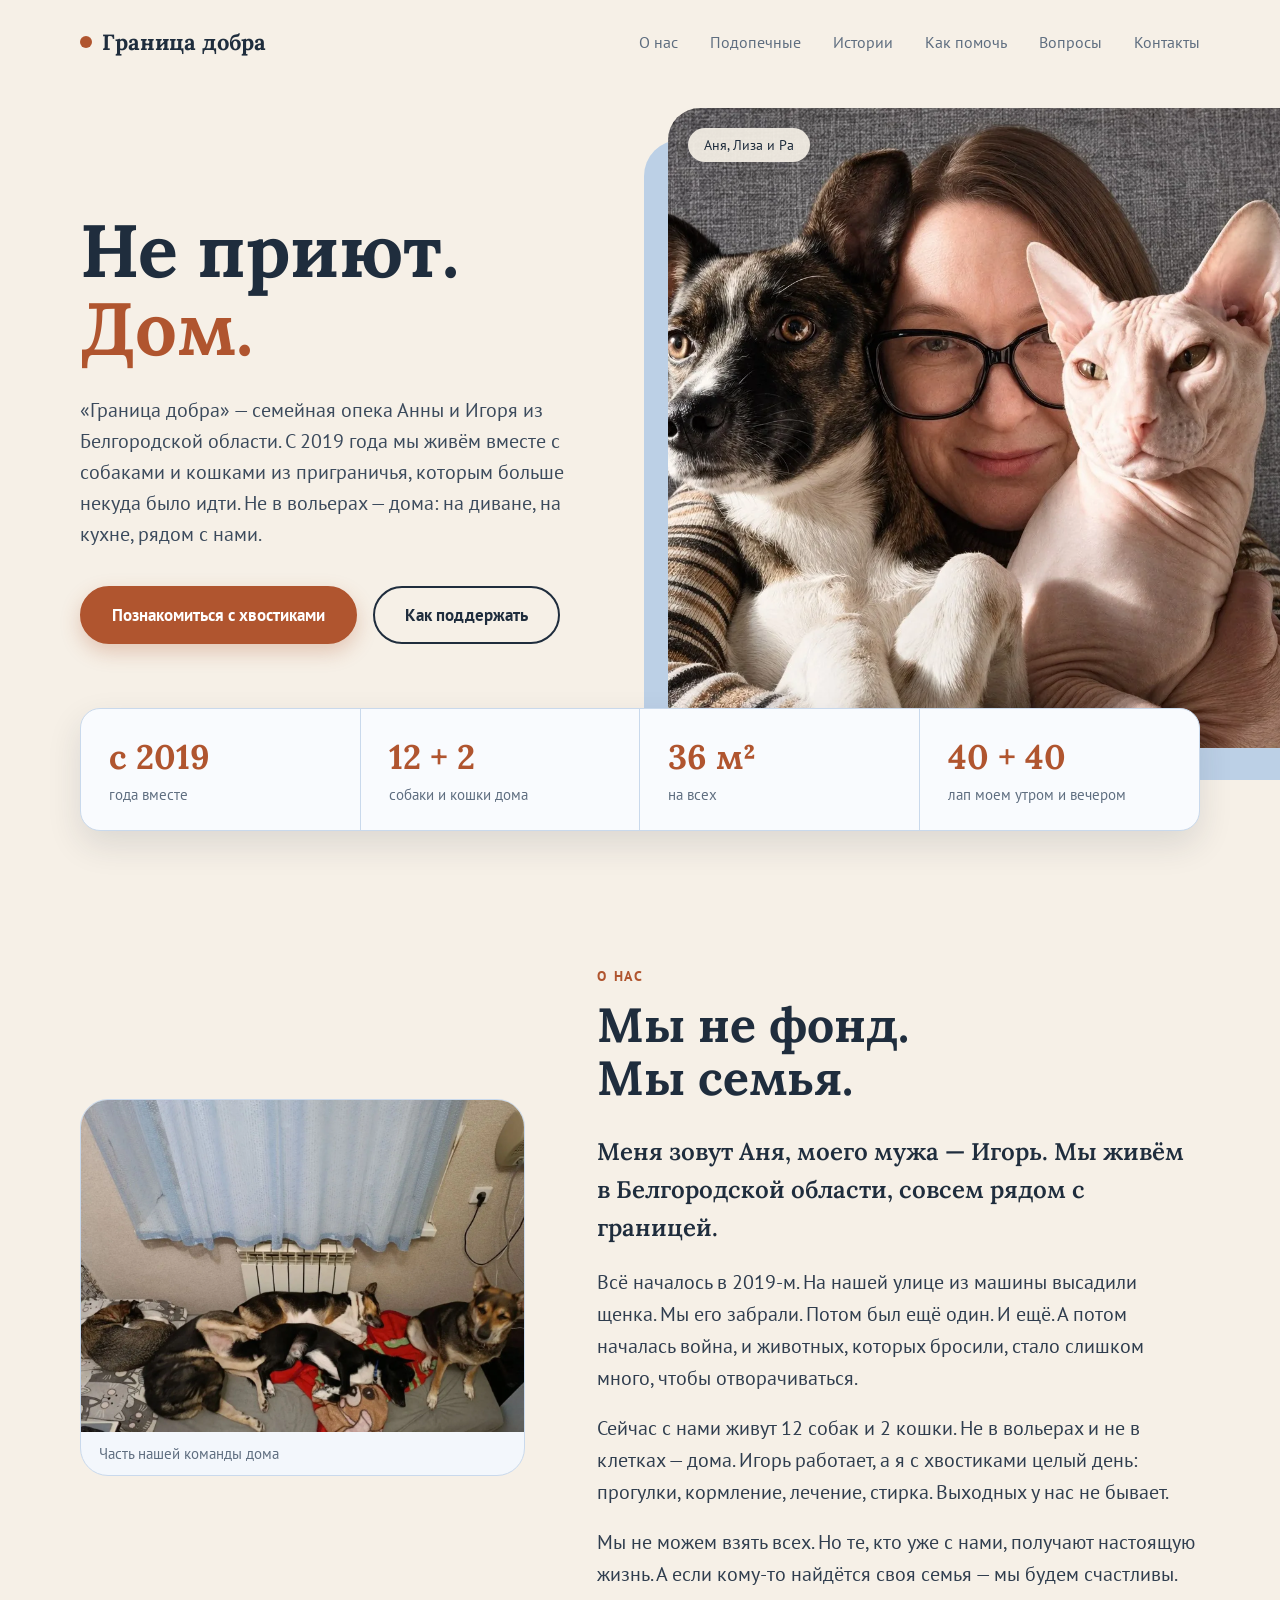
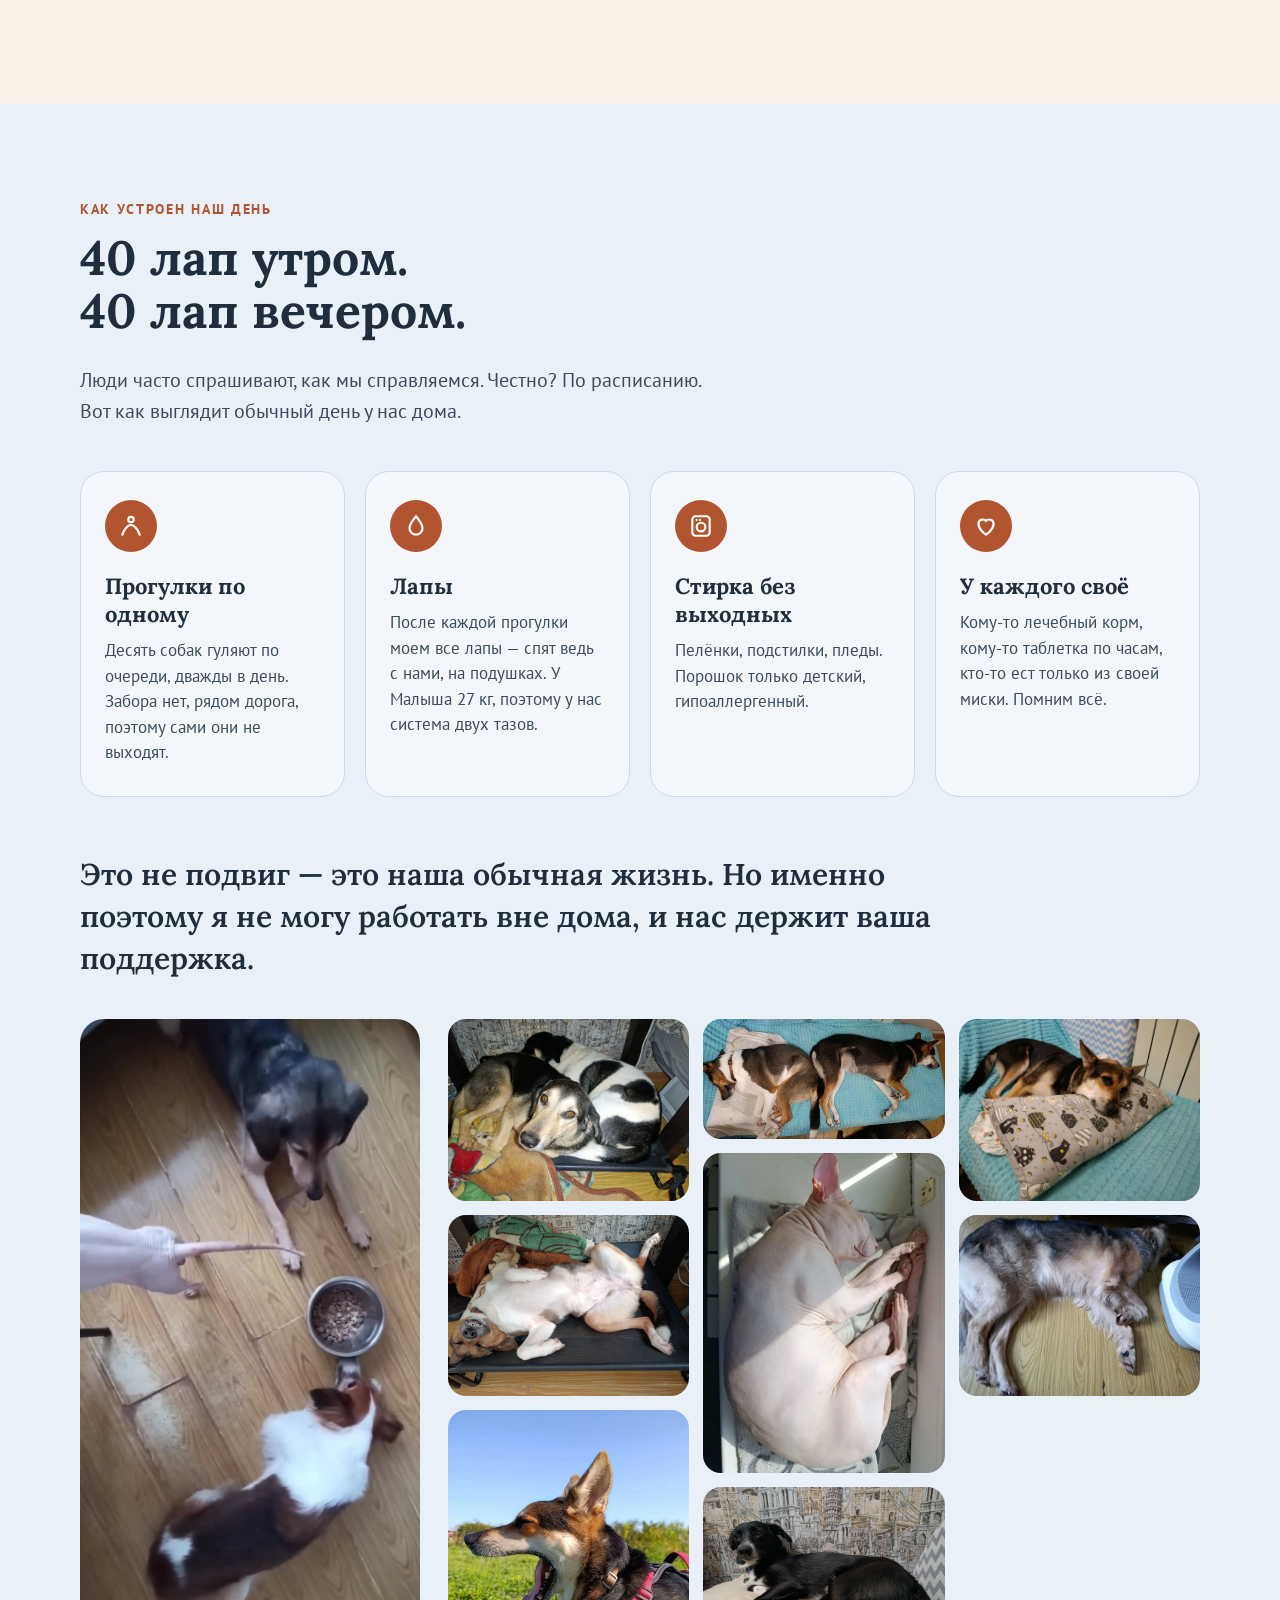
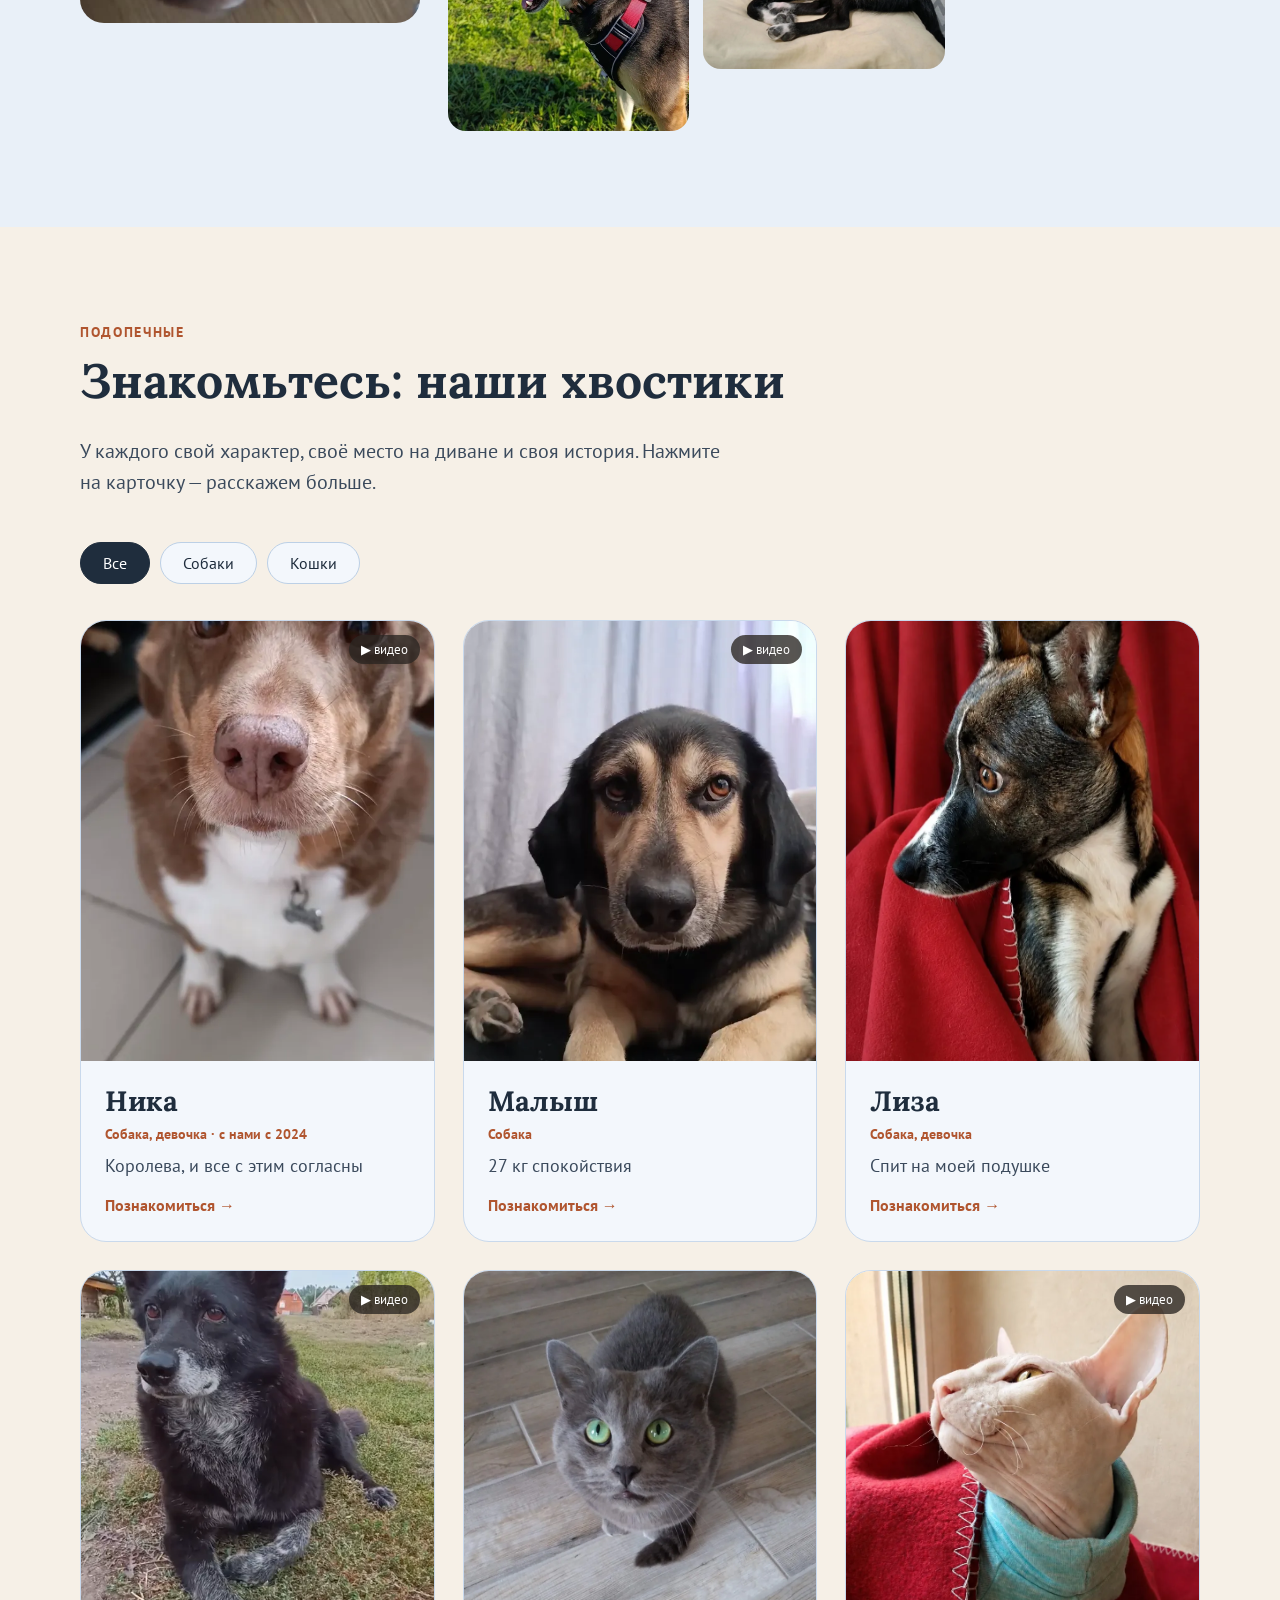
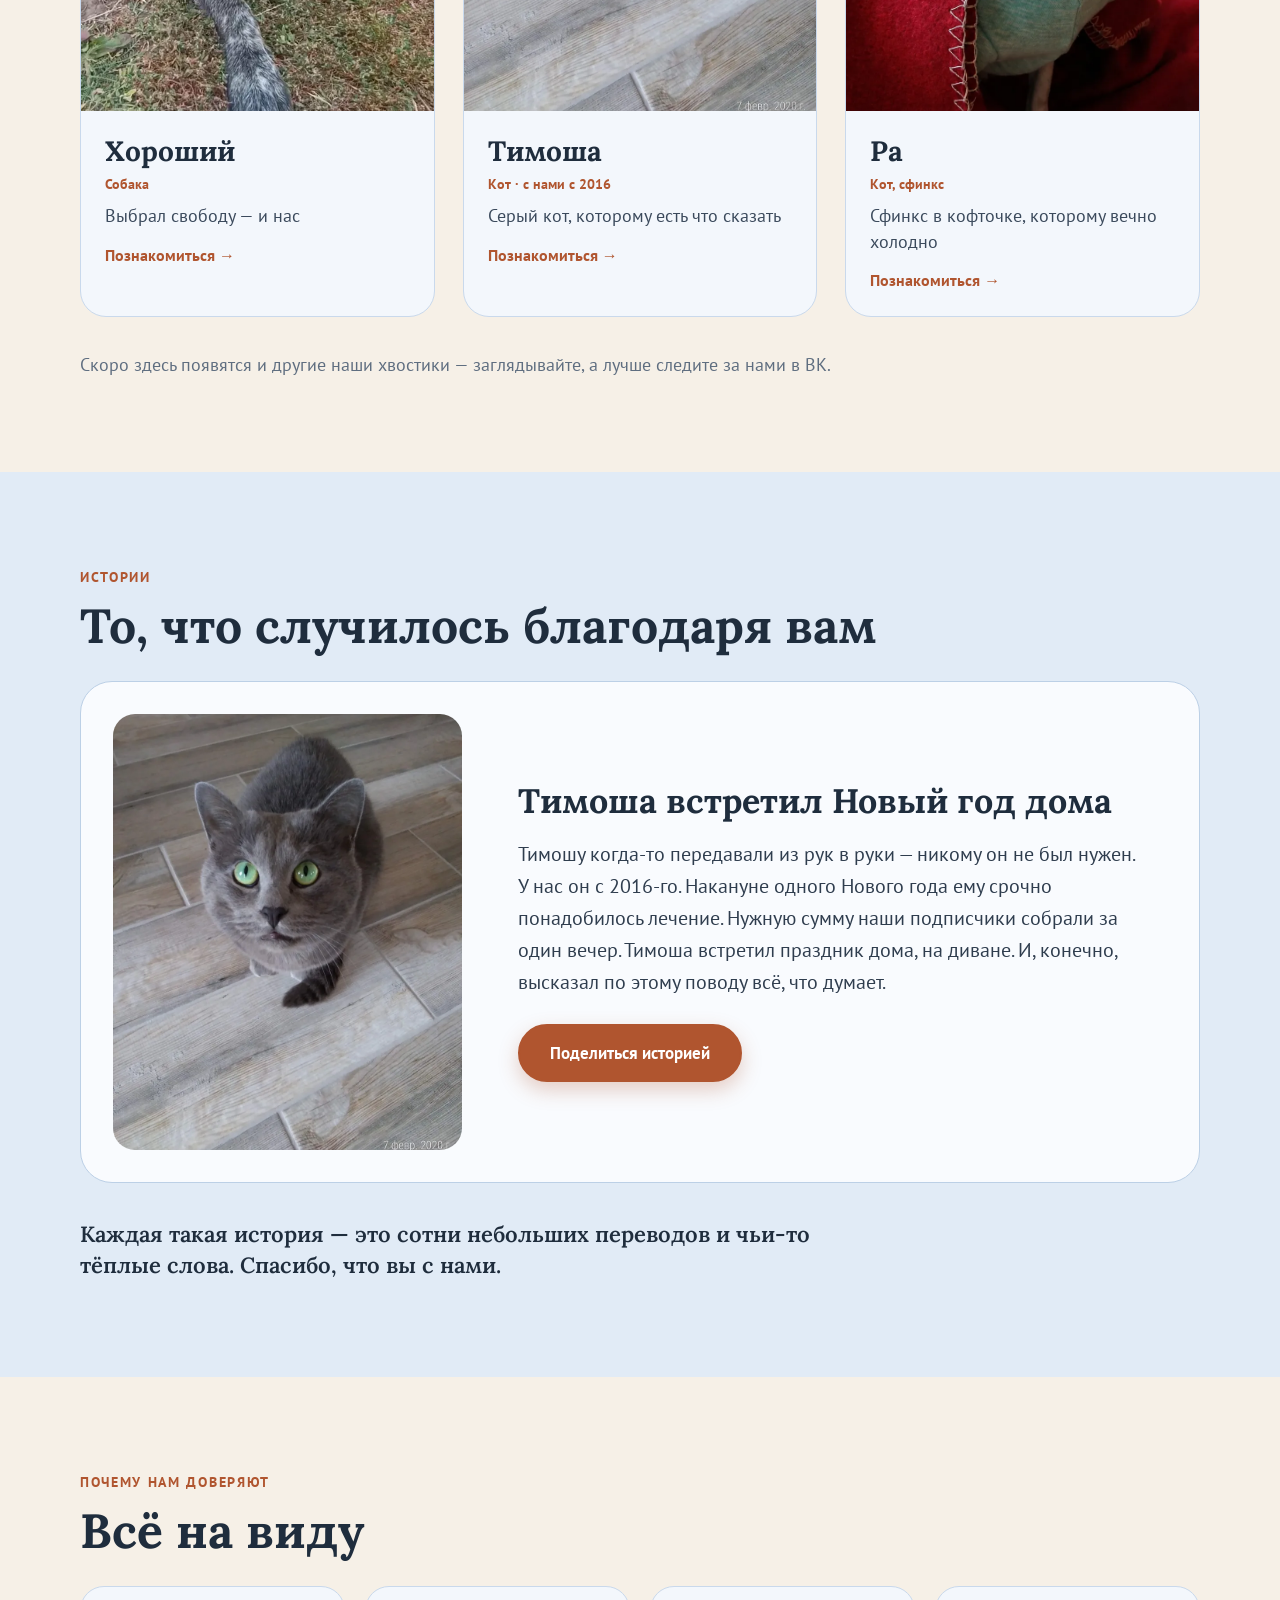
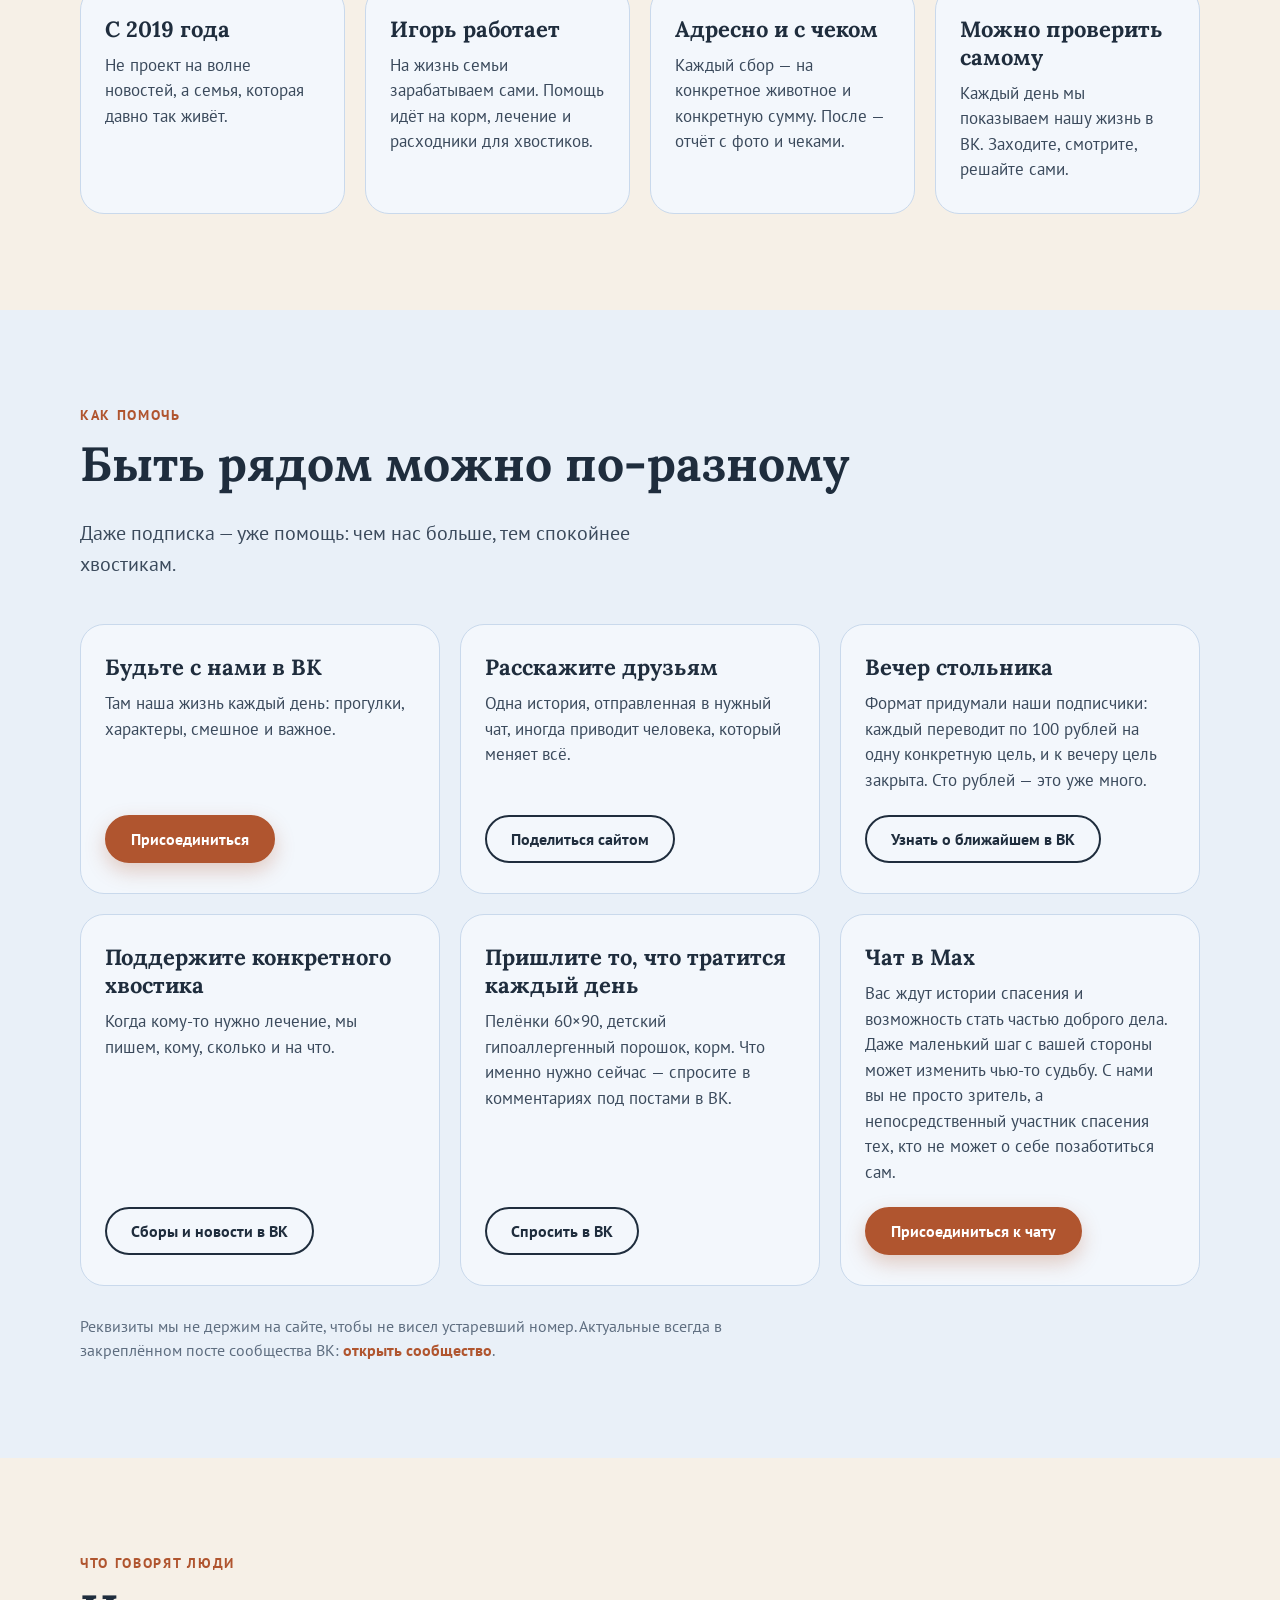
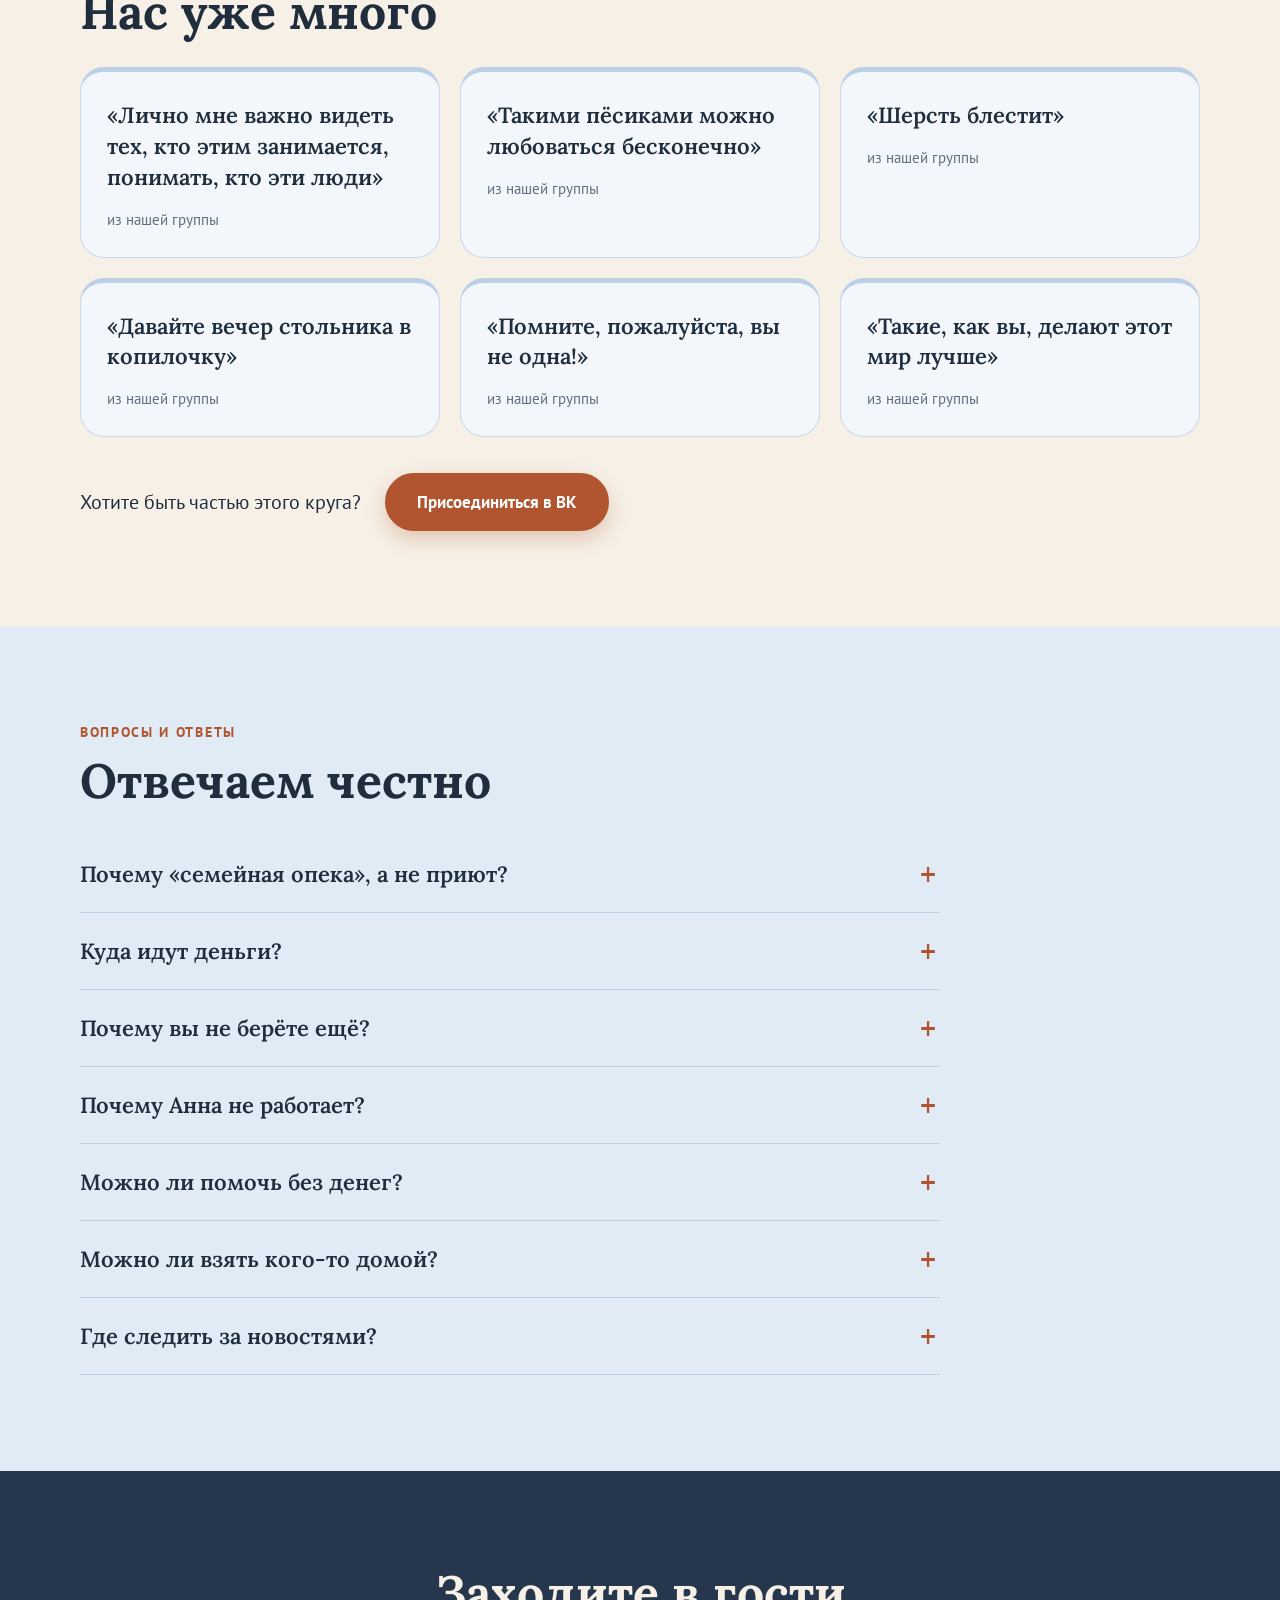
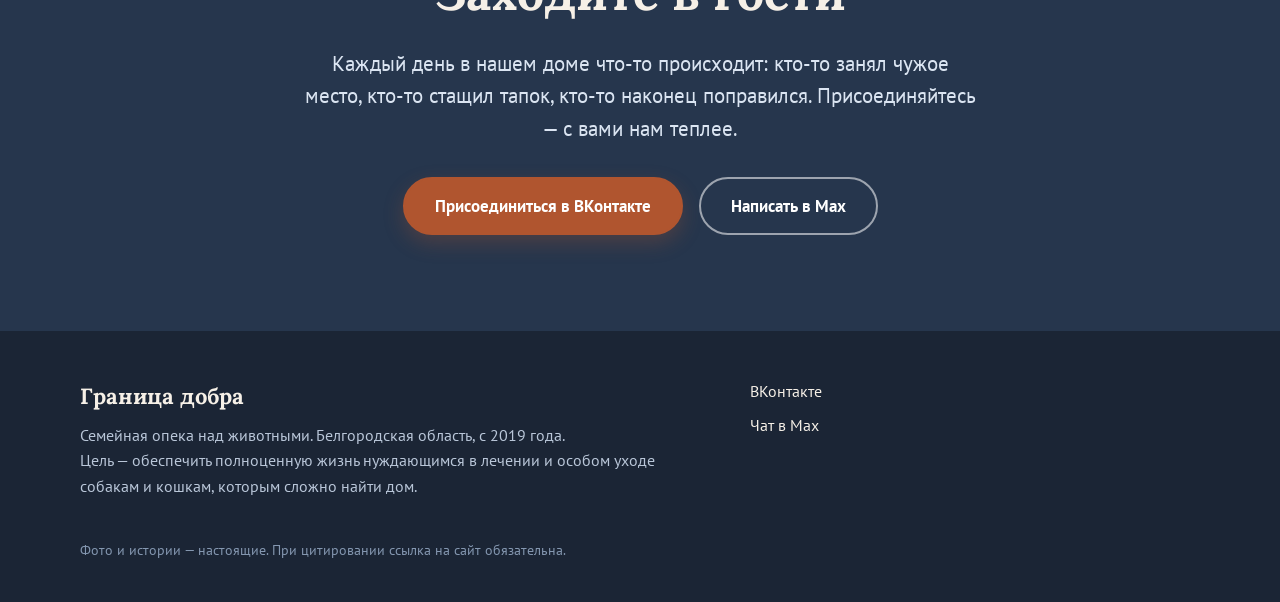
<file: index.html>
<!DOCTYPE html>
<html lang="ru">
<head>
<meta charset="utf-8">
<meta name="viewport" content="width=device-width, initial-scale=1">
<title>Граница добра — семейная опека собак и кошек, Белгород</title>
<meta name="description" content="Анна и Игорь с 2019 года живут с собаками и кошками из приграничья. Знакомьтесь с подопечными и узнайте, как поддержать.">
<meta property="og:title" content="Граница добра — не приют, а дом">
<meta property="og:description" content="Семейная опека собак и кошек из приграничья. Знакомьтесь с хвостиками и узнайте, как поддержать.">
<meta property="og:type" content="website">
<meta property="og:url" content="https://quercus768-cmyk.github.io/granitsa-dobra/">
<meta property="og:image" content="https://quercus768-cmyk.github.io/granitsa-dobra/img/og.jpg">
<meta property="og:image:width" content="1200">
<meta property="og:image:height" content="630">
<meta name="twitter:card" content="summary_large_image">
<link rel="stylesheet" href="style.css">
</head>
<body data-pet-page="pet.html" data-home="index.html">
<header>
  <a class="logo" href="#top">Граница добра</a>
  <button class="burger" aria-label="Меню"><span></span><span></span><span></span></button>
  <nav>
    <a href="#about">О нас</a><a href="#pets">Подопечные</a><a href="#stories">Истории</a><a href="#help">Как помочь</a><a href="#faq">Вопросы</a><a href="#contacts">Контакты</a>
  </nav>
</header>

<section class="hero" id="top">
  <div class="txt">
    <h1>Не приют.<br><em>Дом.</em></h1>
    <p>«Граница добра» — семейная опека Анны и Игоря из Белгородской области. С 2019 года мы живём вместе с собаками и кошками из приграничья, которым больше некуда было идти. Не в вольерах — дома: на диване, на кухне, рядом с нами.</p>
    <div class="btns"><a class="btn main" href="#pets">Познакомиться с хвостиками</a><a class="btn" href="#help">Как поддержать</a></div>
  </div>
  <div class="photo-wrap">
    <div class="photo"><img src="img/anna-s-pitomcami.webp" alt="Аня с собакой Лизой и сфинксом Ра"><span class="tag">Аня, Лиза и Ра</span></div>
  </div>
</section>
<section class="stats">
  <div class="stat"><b>с 2019</b><span>года вместе</span></div>
  <div class="stat"><b>12 + 2</b><span>собаки и кошки дома</span></div>
  <div class="stat"><b>36 м²</b><span>на всех</span></div>
  <div class="stat"><b>40 + 40</b><span>лап моем утром и вечером</span></div>
</section>

<section class="block" id="about">
  <div class="about">
    <div>
      <figure class="shot"><img src="img/sobaki-na-divane.webp" alt="Собаки спят вместе на диване у батареи" loading="lazy"><figcaption>Часть нашей команды дома</figcaption></figure>
    </div>
    <div>
      <div class="eyebrow">О нас</div>
      <h2>Мы не фонд.<br>Мы семья.</h2>
      <p class="lead">Меня зовут Аня, моего мужа — Игорь. Мы живём в Белгородской области, совсем рядом с границей.</p>
      <p>Всё началось в 2019-м. На нашей улице из машины высадили щенка. Мы его забрали. Потом был ещё один. И ещё. А потом началась война, и животных, которых бросили, стало слишком много, чтобы отворачиваться.</p>
      <p>Сейчас с нами живут 12 собак и 2 кошки. Не в вольерах и не в клетках — дома. Игорь работает, а я с хвостиками целый день: прогулки, кормление, лечение, стирка. Выходных у нас не бывает.</p>
      <p>Мы не можем взять всех. Но те, кто уже с нами, получают настоящую жизнь. А если кому-то найдётся своя семья — мы будем счастливы.</p>
    </div>
  </div>
</section>

<section class="block alt" id="day">
  <div class="eyebrow">Как устроен наш день</div>
  <h2>40 лап утром.<br>40 лап вечером.</h2>
  <p class="lead-text">Люди часто спрашивают, как мы справляемся. Честно? По расписанию. Вот как выглядит обычный день у нас дома.</p>
  <div class="cards">
    <div class="card">
      <div class="ico"><svg viewBox="0 0 24 24"><path d="M4 20c2-6 6-9 8-9s6 3 8 9"/><circle cx="12" cy="6" r="2.5"/></svg></div>
      <h3>Прогулки по одному</h3>
      <p>Десять собак гуляют по очереди, дважды в день. Забора нет, рядом дорога, поэтому сами они не выходят.</p>
    </div>
    <div class="card">
      <div class="ico"><svg viewBox="0 0 24 24"><path d="M12 3c3 4 6 7 6 11a6 6 0 0 1-12 0c0-4 3-7 6-11z"/></svg></div>
      <h3>Лапы</h3>
      <p>После каждой прогулки моем все лапы — спят ведь с нами, на подушках. У Малыша 27 кг, поэтому у нас система двух тазов.</p>
    </div>
    <div class="card">
      <div class="ico"><svg viewBox="0 0 24 24"><rect x="4" y="3" width="16" height="18" rx="3"/><circle cx="12" cy="13" r="4"/><path d="M8 6.5h.01M11 6.5h.01"/></svg></div>
      <h3>Стирка без выходных</h3>
      <p>Пелёнки, подстилки, пледы. Порошок только детский, гипоаллергенный.</p>
    </div>
    <div class="card">
      <div class="ico"><svg viewBox="0 0 24 24"><path d="M12 20s-7-4.4-7-10a4 4 0 0 1 7-2.6A4 4 0 0 1 19 10c0 5.6-7 10-7 10z"/></svg></div>
      <h3>У каждого своё</h3>
      <p>Кому-то лечебный корм, кому-то таблетка по часам, кто-то ест только из своей миски. Помним всё.</p>
    </div>
  </div>
  <p class="final-text">Это не подвиг — это наша обычная жизнь. Но именно поэтому я не могу работать вне дома, и нас держит ваша поддержка.</p>
  <div class="life">
    <div class="clip"><video src="video/ra-u-miski.mp4" poster="img/ra-u-miski-poster.jpg" autoplay muted loop playsinline preload="metadata" aria-label="Ра ходит вокруг миски, пока собака ест"></video></div>
    <div class="mosaic">
      <button type="button" data-full="img/zhizn-1.webp"><img src="img/zhizn-1.webp" alt="Две собаки спят в обнимку на лежанке" width="1280" height="964" loading="lazy"></button>
      <button type="button" data-full="img/zhizn-2.webp"><img src="img/zhizn-2.webp" alt="Собака спит на спине на лежанке" width="1280" height="964" loading="lazy"></button>
      <button type="button" data-full="img/zhizn-3.webp"><img src="img/zhizn-3.webp" alt="Собака зевает на прогулке на траве" width="964" height="1280" loading="lazy"></button>
      <button type="button" data-full="img/zhizn-4.webp"><img src="img/zhizn-4.webp" alt="Две собаки спят рядом на голубом пледе" width="962" height="479" loading="lazy"></button>
      <button type="button" data-full="img/zhizn-5.webp"><img src="img/zhizn-5.webp" alt="Ра спит, свернувшись клубком" width="964" height="1280" loading="lazy"></button>
      <button type="button" data-full="img/zhizn-6.webp"><img src="img/zhizn-6.webp" alt="Чёрная собака с белыми лапами отдыхает на лежанке" width="1280" height="964" loading="lazy"></button>
      <button type="button" data-full="img/zhizn-7.webp"><img src="img/zhizn-7.webp" alt="Собака лежит на подушке с рисунком котов" width="1020" height="768" loading="lazy"></button>
      <button type="button" data-full="img/zhizn-8.webp"><img src="img/zhizn-8.webp" alt="Пёс отдыхает на полу" width="1280" height="964" loading="lazy"></button>
    </div>
  </div>
</section>

<section class="block" id="pets">
  <div class="eyebrow">Подопечные</div>
  <h2>Знакомьтесь: наши хвостики</h2>
  <p class="lead-text">У каждого свой характер, своё место на диване и своя история. Нажмите на карточку — расскажем больше.</p>
  <div class="filters" id="filters"></div>
  <div class="grid" id="grid"></div>
  <p class="soon">Скоро здесь появятся и другие наши хвостики — заглядывайте, а лучше следите за нами в ВК.</p>
</section>

<section class="block sky" id="stories">
  <div class="eyebrow">Истории</div>
  <h2>То, что случилось благодаря вам</h2>
  <div class="story">
    <img src="img/timosha-1.webp" alt="Тимоша, серый кот, смотрит в камеру" loading="lazy">
    <div>
      <h3>Тимоша встретил Новый год дома</h3>
      <p>Тимошу когда-то передавали из рук в руки — никому он не был нужен. У нас он с 2016-го. Накануне одного Нового года ему срочно понадобилось лечение. Нужную сумму наши подписчики собрали за один вечер. Тимоша встретил праздник дома, на диване. И, конечно, высказал по этому поводу всё, что думает.</p>
      <button class="btn main" data-share>Поделиться историей</button>
    </div>
  </div>
  <p class="thanks">Каждая такая история — это сотни небольших переводов и чьи-то тёплые слова. Спасибо, что вы с нами.</p>
</section>

<section class="block" id="trust">
  <div class="eyebrow">Почему нам доверяют</div>
  <h2>Всё на виду</h2>
  <div class="cards">
    <div class="card"><h3>С 2019 года</h3><p>Не проект на волне новостей, а семья, которая давно так живёт.</p></div>
    <div class="card"><h3>Игорь работает</h3><p>На жизнь семьи зарабатываем сами. Помощь идёт на корм, лечение и расходники для хвостиков.</p></div>
    <div class="card"><h3>Адресно и с чеком</h3><p>Каждый сбор — на конкретное животное и конкретную сумму. После — отчёт с фото и чеками.</p></div>
    <div class="card"><h3>Можно проверить самому</h3><p>Каждый день мы показываем нашу жизнь в ВК. Заходите, смотрите, решайте сами.</p></div>
  </div>
</section>

<section class="block alt" id="help">
  <div class="eyebrow">Как помочь</div>
  <h2>Быть рядом можно по-разному</h2>
  <p class="lead-text">Даже подписка — уже помощь: чем нас больше, тем спокойнее хвостикам.</p>
  <div class="help">
    <div class="card"><h3>Будьте с нами в ВК</h3><p>Там наша жизнь каждый день: прогулки, характеры, смешное и важное.</p><a class="btn main" data-link="vk">Присоединиться</a></div>
    <div class="card"><h3>Расскажите друзьям</h3><p>Одна история, отправленная в нужный чат, иногда приводит человека, который меняет всё.</p><button class="btn" data-share>Поделиться сайтом</button></div>
    <div class="card"><h3>Вечер стольника</h3><p>Формат придумали наши подписчики: каждый переводит по 100 рублей на одну конкретную цель, и к вечеру цель закрыта. Сто рублей — это уже много.</p><a class="btn" data-link="vk">Узнать о ближайшем в ВК</a></div>
    <div class="card"><h3>Поддержите конкретного хвостика</h3><p>Когда кому-то нужно лечение, мы пишем, кому, сколько и на что.</p><a class="btn" data-link="vk">Сборы и новости в ВК</a></div>
    <div class="card"><h3>Пришлите то, что тратится каждый день</h3><p>Пелёнки 60×90, детский гипоаллергенный порошок, корм. Что именно нужно сейчас — спросите в комментариях под постами в ВК.</p><a class="btn" data-link="vk">Спросить в ВК</a></div>
    <div class="card"><h3>Чат в Max</h3><p>Вас ждут истории спасения и возможность стать частью доброго дела. Даже маленький шаг с вашей стороны может изменить чью-то судьбу. С нами вы не просто зритель, а непосредственный участник спасения тех, кто не может о себе позаботиться сам.</p><a class="btn main" data-link="max">Присоединиться к чату</a></div>
  </div>
  <p class="note">Реквизиты мы не держим на сайте, чтобы не висел устаревший номер. Актуальные всегда в закреплённом посте сообщества ВК: <a data-link="vk" style="color:var(--accent);font-weight:700">открыть сообщество</a>.</p>
</section>

<section class="block" id="reviews">
  <div class="eyebrow">Что говорят люди</div>
  <h2>Нас уже много</h2>
  <div class="quotes">
    <div class="quote"><q>Лично мне важно видеть тех, кто этим занимается, понимать, кто эти люди</q><span>из нашей группы</span></div>
    <div class="quote"><q>Такими пёсиками можно любоваться бесконечно</q><span>из нашей группы</span></div>
    <div class="quote"><q>Шерсть блестит</q><span>из нашей группы</span></div>
    <div class="quote"><q>Давайте вечер стольника в копилочку</q><span>из нашей группы</span></div>
    <div class="quote"><q>Помните, пожалуйста, вы не одна!</q><span>из нашей группы</span></div>
    <div class="quote"><q>Такие, как вы, делают этот мир лучше</q><span>из нашей группы</span></div>
  </div>
  <div class="cta-row"><span>Хотите быть частью этого круга?</span><a class="btn main" data-link="vk">Присоединиться в ВК</a></div>
</section>

<section class="block sky" id="faq">
  <div class="eyebrow">Вопросы и ответы</div>
  <h2>Отвечаем честно</h2>
  <div class="faq">
    <details><summary>Почему «семейная опека», а не приют?</summary><p>Мы не организация и не фонд. У нас нет вольеров и смен сотрудников. Есть дом, два человека и хвостики, которые с нами живут.</p></details>
    <details><summary>Куда идут деньги?</summary><p>На корм, лечение, лекарства и расходники: пелёнки, порошок, амуницию. Каждый сбор — на конкретную цель, после него мы показываем, что купили.</p></details>
    <details><summary>Почему вы не берёте ещё?</summary><p>Потому что честно считаем свои силы. 36 квадратных метров и две пары рук — это предел. Лучше настоящая жизнь для тех, кто уже есть, чем теснота для всех.</p></details>
    <details><summary>Почему Анна не работает?</summary><p>Работает — целый день, без выходных. Прогулки по одному, лапы, кормление, лечение, стирка. Совместить это с работой вне дома нельзя. Игорь работает и обеспечивает семью.</p></details>
    <details><summary>Можно ли помочь без денег?</summary><p>Да. Подпишитесь, ставьте сердечки, делитесь историями с друзьями. Ещё можно прислать пелёнки или корм — напишите, что нужно сейчас.</p></details>
    <details><summary>Можно ли взять кого-то домой?</summary><p>Иногда да. Напишите нам в комментариях под постами в ВК или в чате Max — расскажем про характеры и честно скажем, кто вам подойдёт.</p></details>
    <details><summary>Где следить за новостями?</summary><p>В нашем сообществе ВКонтакте. Там мы каждый день. <a data-link="vk" style="color:var(--accent);font-weight:700">Перейти в сообщество</a></p></details>
  </div>
</section>

<section class="block finale" id="contacts">
  <h2>Заходите в гости</h2>
  <p>Каждый день в нашем доме что-то происходит: кто-то занял чужое место, кто-то стащил тапок, кто-то наконец поправился. Присоединяйтесь — с вами нам теплее.</p>
  <div class="btns"><a class="btn main" data-link="vk">Присоединиться в ВКонтакте</a><a class="btn ghost" data-link="max">Написать в Max</a></div>
</section>

<footer>
  <div><b>Граница добра</b>Семейная опека над животными. Белгородская область, с 2019 года.<br>Цель — обеспечить полноценную жизнь нуждающимся в лечении и особом уходе собакам и кошкам, которым сложно найти дом.</div>
  <div class="links"><a data-link="vk">ВКонтакте</a><a data-link="max">Чат в Max</a></div>
  <small>Фото и истории — настоящие. При цитировании ссылка на сайт обязательна.</small>
</footer>

<script src="config.js"></script>
<script src="animals.js"></script>
<script src="app.js"></script>
</body>
</html>
</file>
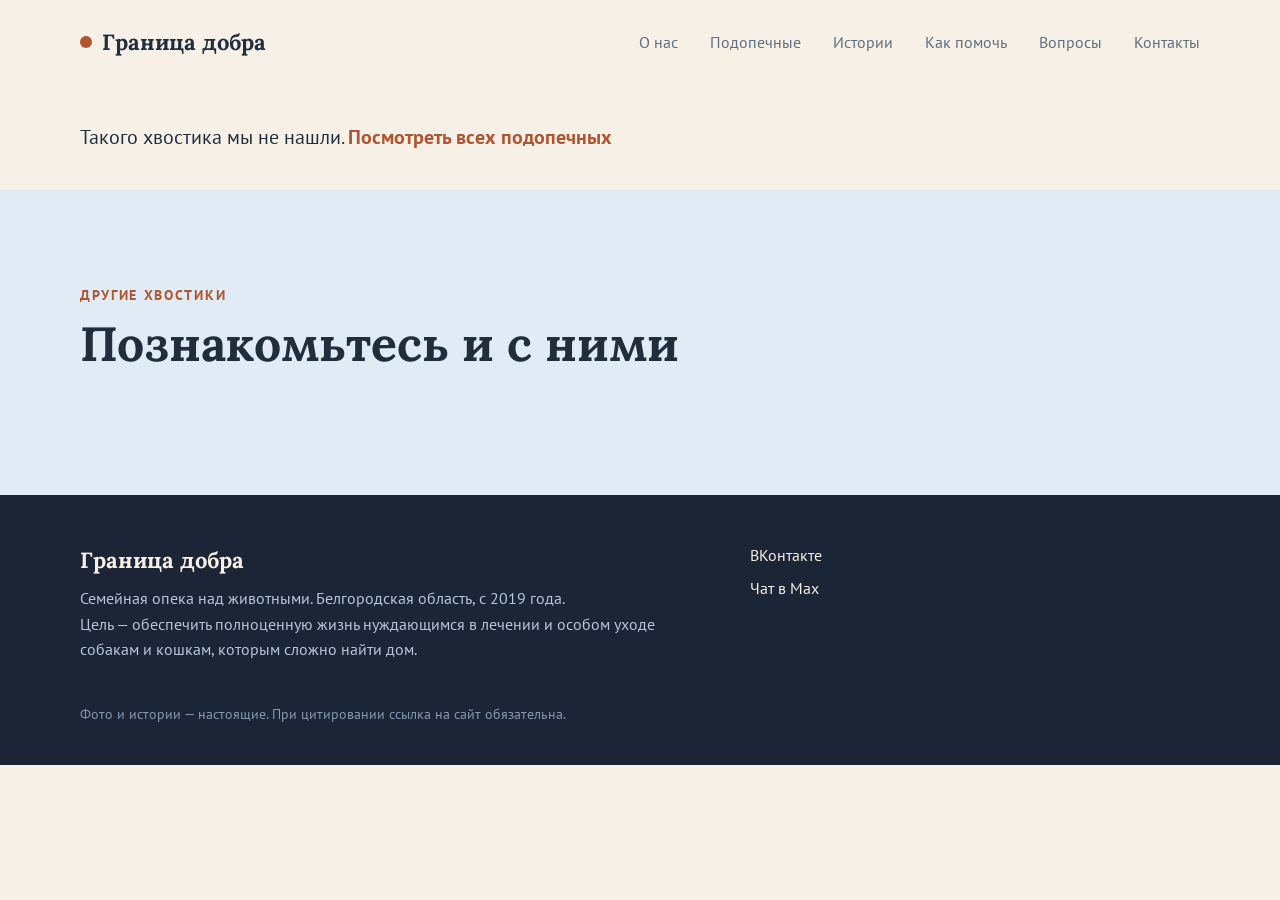
<file: pet.html>
<!DOCTYPE html>
<html lang="ru">
<head>
<meta charset="utf-8">
<meta name="viewport" content="width=device-width, initial-scale=1">
<title>Подопечный — Граница добра</title>
<meta name="description" content="Знакомьтесь с хвостиками семейной опеки «Граница добра»: у каждого свой характер и своя история.">
<link rel="stylesheet" href="style.css">
</head>
<body data-pet-page="pet.html" data-home="index.html">
<header>
  <a class="logo" href="index.html">Граница добра</a>
  <button class="burger" aria-label="Меню"><span></span><span></span><span></span></button>
  <nav>
    <a href="index.html#about">О нас</a><a href="index.html#pets">Подопечные</a><a href="index.html#stories">Истории</a><a href="index.html#help">Как помочь</a><a href="index.html#faq">Вопросы</a><a href="index.html#contacts">Контакты</a>
  </nav>
</header>

<main id="pet-root"></main>

<section class="others">
  <div class="eyebrow">Другие хвостики</div>
  <h2>Познакомьтесь и с ними</h2>
  <div class="grid" id="others-grid"></div>
</section>

<footer>
  <div><b>Граница добра</b>Семейная опека над животными. Белгородская область, с 2019 года.<br>Цель — обеспечить полноценную жизнь нуждающимся в лечении и особом уходе собакам и кошкам, которым сложно найти дом.</div>
  <div class="links"><a data-link="vk">ВКонтакте</a><a data-link="max">Чат в Max</a></div>
  <small>Фото и истории — настоящие. При цитировании ссылка на сайт обязательна.</small>
</footer>

<script src="config.js"></script>
<script src="animals.js"></script>
<script src="app.js"></script>
</body>
</html>
</file>
<file: style.css>
@font-face { font-family:"Lora"; font-weight:600; src:url(fonts/Lora-600.ttf) format("truetype"); font-display:swap; }
@font-face { font-family:"Lora"; font-weight:700; src:url(fonts/Lora-700.ttf) format("truetype"); font-display:swap; }
@font-face { font-family:"PT Sans"; font-weight:400; src:url(fonts/PTSans-400.ttf) format("truetype"); font-display:swap; }
@font-face { font-family:"PT Sans"; font-weight:700; src:url(fonts/PTSans-700.ttf) format("truetype"); font-display:swap; }

:root {
  --pad: 80px;
  --section: 96px;      /* один отступ до и после границы блока */
  --bg: #f6f0e7;
  --sand: #d3e1f1;
  --sand-soft: #e9f0f8;
  --card: #f3f7fc;
  --ink: #1f2d3d;
  --mid: #5f6e80;
  --accent: #b0552f;
  --accent-dark: #8f4423;
  --sky: #e1ebf6;       /* голубой, как занавеска на фото */
  --sky-mid: #bcd0e6;
  --sky-ink: #46688f;
  --navy: #26364d;
  --navy-deep: #1b2535;
  --line: #c9d9ec;
  --serif: "Lora", Georgia, serif;
  --sans: "PT Sans", Arial, sans-serif;
}
* { box-sizing: border-box; margin: 0; }
html { scroll-behavior: smooth; }
body { font-family: var(--sans); background: var(--bg); color: var(--ink); }
a { color: inherit; text-decoration: none; }
img, video { display:block; max-width:100%; }

/* шапка */
header { display:flex; align-items:center; justify-content:space-between; padding: 28px var(--pad); position:relative; z-index:5; }
.logo { font-family: var(--serif); font-weight:700; font-size:22px; display:flex; align-items:center; gap:10px; }
.logo::before { content:""; width:12px; height:12px; border-radius:50%; background: var(--accent); }
nav { display:flex; gap:32px; font-size:16px; color: var(--mid); }
nav a:hover { color: var(--accent); }
.burger { display:none; background:none; border:0; padding:8px; cursor:pointer; }
.burger span { display:block; width:26px; height:2px; background: var(--ink); margin:6px 0; }

/* кнопки */
.btn { display:inline-block; padding: 16px 30px; border-radius: 999px; font-size:17px; font-weight:700; border:2px solid var(--ink); font-family: var(--sans); background:none; cursor:pointer; color: var(--ink); }
.btn.main { background: var(--accent); border-color: var(--accent); color:#fff; box-shadow: 0 8px 20px rgba(176,85,47,.28); }
.btn.main:hover { background: var(--accent-dark); border-color: var(--accent-dark); }
.btn.light { border-color: var(--line); background: var(--card); }
.btns { display:flex; gap:16px; flex-wrap:wrap; }
a[data-link]:not([href]) { cursor:default; }

/* первый экран */
.hero { display:grid; grid-template-columns: 1fr 1.15fr; gap:56px; align-items:center; padding: 24px 0 0 var(--pad); min-height: 640px; }
.hero h1 { font-family: var(--serif); font-weight:700; font-size: 74px; line-height:1.05; margin-bottom: 28px; }
.hero h1 em { font-style: normal; color: var(--accent); }
.hero p { font-size: 20px; line-height:1.55; color:#3b4a5c; max-width: 530px; margin-bottom: 36px; }
.photo-wrap { position:relative; }
.photo-wrap::before { content:""; position:absolute; left:-24px; top:32px; right:0; bottom:-32px; background: var(--sky-mid); border-radius: 36px 0 0 36px; }
.photo { position:relative; height: 640px; border-radius: 32px 0 0 32px; overflow:hidden; }
.photo img { width:100%; height:100%; object-fit:cover; object-position: 55% 40%; }
.tag { position:absolute; left:20px; top:20px; background:rgba(246,240,231,.92); padding:8px 16px; border-radius:999px; font-size:14px; }

.stats { position:relative; display:grid; grid-template-columns: repeat(4, 1fr); margin: 0 var(--pad); transform: translateY(-40px); background: var(--card); border-radius:20px; border:1px solid var(--line); box-shadow: 0 14px 34px rgba(31,45,61,.12); }
.stat { padding: 26px 28px; border-right:1px solid var(--line); }
.stat:last-child { border-right:0; }
.stat b { display:block; font-family: var(--serif); font-size:34px; color: var(--accent); margin-bottom:6px; }
.stat span { font-size:15px; color: var(--mid); }

/* общие блоки */
section.block { padding: var(--section) var(--pad); scroll-margin-top: 0; }
.alt { background: var(--sand-soft); }
.sky { background: var(--sky); }
.sky .card, .sky .story { border-color: var(--sky-mid); }
.eyebrow { font-size:14px; letter-spacing:.12em; text-transform:uppercase; color: var(--accent); font-weight:700; margin-bottom:14px; }
h2 { font-family: var(--serif); font-weight:700; font-size: 48px; line-height:1.1; margin-bottom: 28px; }
.lead-text { font-size:20px; line-height:1.55; color:#3b4a5c; max-width: 640px; margin-bottom: 44px; }
.placeholder { background: repeating-linear-gradient(135deg, var(--sky) 0 14px, #d3e1f1 14px 28px); border-radius: 28px; display:flex; align-items:center; justify-content:center; text-align:center; padding: 24px; color: var(--mid); font-size:16px; line-height:1.4; }

/* Кто мы */
.about { display:grid; grid-template-columns: 0.85fr 1.15fr; gap: 72px; align-items:center; }
.about .placeholder { aspect-ratio: 4 / 5; }
.about .cap { font-size:14px; color: var(--mid); margin-top:12px; }
.about p { font-size:20px; line-height:1.6; color:#2f3d4e; margin-bottom: 18px; max-width: 600px; }
.about p.lead { font-family: var(--serif); font-size:24px; color: var(--ink); }

/* Наш день и карточки */
.cards { display:grid; grid-template-columns: repeat(4, 1fr); gap:20px; }
.card { background: var(--card); border:1px solid var(--line); border-radius:24px; padding: 28px 24px 30px; }
.ico { width:52px; height:52px; border-radius:50%; background: var(--accent); display:flex; align-items:center; justify-content:center; margin-bottom: 20px; }
.ico svg { width:26px; height:26px; fill:none; stroke:#fff; stroke-width:2; stroke-linecap:round; stroke-linejoin:round; }
.card h3 { font-family: var(--serif); font-size:22px; margin-bottom:10px; }
.card p { font-size:17px; line-height:1.5; color:#3b4a5c; }
.final { display:grid; grid-template-columns: 1fr 1fr; gap:48px; align-items:center; margin-top: 56px; }
.final .placeholder { aspect-ratio: 16 / 10; }
.final p { font-family: var(--serif); font-size:26px; line-height:1.4; }

/* Каталог */
.filters { display:flex; gap:10px; flex-wrap:wrap; margin-bottom: 36px; }
.chip { font-family: var(--sans); font-size:16px; padding: 10px 22px; border-radius:999px; border:1.5px solid var(--sky-mid); background: var(--card); color: var(--ink); cursor:pointer; }
.chip.on { background: var(--ink); border-color: var(--ink); color:#fff; }
.grid { display:grid; grid-template-columns: repeat(3, 1fr); gap: 28px; }
.pet { display:block; background: var(--card); border:1px solid var(--line); border-radius:26px; overflow:hidden; transition: transform .2s, box-shadow .2s; }
.pet:hover { transform: translateY(-4px); box-shadow: 0 16px 32px rgba(31,45,61,.14); }
.pet .pic { position:relative; aspect-ratio: 4 / 5; overflow:hidden; background: var(--sand); }
.pet .pic img { width:100%; height:100%; object-fit:cover; }
.pet .badge { position:absolute; right:14px; top:14px; background:rgba(43,38,34,.78); color:#fff; font-size:13px; padding:6px 12px; border-radius:999px; }
.pet .info { padding: 22px 24px 26px; }
.pet h3 { font-family: var(--serif); font-size:28px; margin-bottom:6px; }
.pet .meta { font-size:14px; color: var(--accent); font-weight:700; margin-bottom:10px; }
.pet .tag-line { font-size:18px; line-height:1.4; color:#3b4a5c; }
.pet .more { display:inline-block; margin-top:16px; color: var(--accent); font-weight:700; font-size:16px; }
.soon { margin-top: 36px; font-size:18px; color: var(--mid); }

/* Истории */
.story { display:grid; grid-template-columns: 0.7fr 1.3fr; gap: 56px; align-items:center; background: var(--card); border:1px solid var(--line); border-radius:32px; padding: 32px; }
.story img { width:100%; aspect-ratio: 4 / 5; object-fit:cover; border-radius:22px; }
.story h3 { font-family: var(--serif); font-size:34px; line-height:1.15; margin-bottom:18px; }
.story p { font-size:20px; line-height:1.6; color:#2f3d4e; margin-bottom: 26px; max-width: 620px; }
.thanks { margin-top: 36px; font-family: var(--serif); font-size:22px; line-height:1.4; max-width: 760px; }

/* Доверие */
.cards.three { grid-template-columns: repeat(4, 1fr); }

/* Помощь */
.help { display:grid; grid-template-columns: repeat(3, 1fr); gap:20px; }
.help .card { display:flex; flex-direction:column; }
.help .card p { margin-bottom: 22px; flex:1; }
.help .card .btn { align-self:flex-start; padding: 12px 24px; font-size:16px; }
.note { margin-top: 28px; font-size:16px; color: var(--mid); max-width: 720px; line-height:1.5; }

/* Отзывы */
.quotes { display:grid; grid-template-columns: repeat(3, 1fr); gap:20px; }
.quote { background: var(--card); border:1px solid var(--line); border-top:5px solid var(--sky-mid); border-radius:24px; padding: 28px 26px; }
.quote q { display:block; font-family: var(--serif); font-size:22px; line-height:1.4; quotes: "«" "»"; margin-bottom: 16px; }
.quote span { font-size:15px; color: var(--mid); }
.cta-row { margin-top: 36px; display:flex; align-items:center; gap:24px; flex-wrap:wrap; font-size:20px; }

/* FAQ */
.faq { max-width: 860px; }
.faq details { border-bottom:1px solid var(--sky-mid); padding: 4px 0; }
.faq summary { list-style:none; cursor:pointer; font-family: var(--serif); font-size:22px; padding: 20px 40px 20px 0; position:relative; }
.faq summary::-webkit-details-marker { display:none; }
.faq summary::after { content:"+"; position:absolute; right:4px; top:50%; transform:translateY(-50%); font-size:32px; color: var(--accent); font-family: var(--sans); }
.faq details[open] summary::after { content:"–"; }
.faq details p { font-size:19px; line-height:1.6; color:#3b4a5c; padding: 0 40px 22px 0; }

/* финал и футер */
.finale { text-align:center; background: var(--navy); color: var(--bg); }
.finale h2 { color: var(--bg); }
.finale p { font-size:21px; line-height:1.55; max-width: 680px; margin: 0 auto 32px; color:#dbe5f2; }
footer { background: var(--navy-deep); color:#b9c6d8; padding: 48px var(--pad) 40px; display:grid; grid-template-columns: 1.4fr 1fr; gap: 40px; font-size:16px; line-height:1.6; }
footer b { font-family: var(--serif); font-size:22px; color: var(--bg); display:block; margin-bottom:8px; }
footer .links { display:flex; flex-direction:column; gap:8px; }
footer .links a { color: var(--bg); }
footer small { grid-column: 1 / -1; font-size:14px; color:#8497b0; }

/* страница питомца */
.crumb { padding: 0 var(--pad); margin-bottom: 8px; font-size:16px; }
.crumb a { color: var(--accent); font-weight:700; }
.pet-page { display:grid; grid-template-columns: 1fr 1fr; gap: 64px; padding: 24px var(--pad) var(--section); align-items:start; }
.gal-main { background: var(--sand); border-radius: 28px; overflow:hidden; aspect-ratio: 4 / 5; }
.gal-main img, .gal-main video { width:100%; height:100%; object-fit:cover; background:#000; }
.thumbs { display:flex; gap:12px; margin-top:14px; flex-wrap:wrap; }
.thumb { width:84px; height:84px; border-radius:16px; overflow:hidden; border:3px solid transparent; padding:0; cursor:pointer; background: var(--sand); position:relative; }
.thumb.on { border-color: var(--accent); }
.thumb img { width:100%; height:100%; object-fit:cover; }
.thumb i { position:absolute; inset:0; display:flex; align-items:center; justify-content:center; color:#fff; font-style:normal; font-size:22px; background:rgba(0,0,0,.28); }
.pet-info h1 { font-family: var(--serif); font-size:64px; line-height:1.05; margin-bottom: 12px; }
.pet-info .meta { display:flex; gap:10px; flex-wrap:wrap; margin-bottom: 22px; }
.pill { padding: 7px 16px; border-radius:999px; background: var(--sky); color: var(--sky-ink); font-size:15px; }
.pill.status { background: var(--accent); color:#fff; font-weight:700; }
.pet-info .tagline { font-family: var(--serif); font-size:26px; line-height:1.35; color: var(--accent); margin-bottom: 24px; }
.pet-info p { font-size:20px; line-height:1.6; color:#2f3d4e; margin-bottom: 16px; max-width: 580px; }
.pet-info .btns { margin-top: 28px; }
.others { padding: var(--section) var(--pad); background: var(--sky); }
.others .grid { grid-template-columns: repeat(auto-fit, minmax(190px, 1fr)); gap:20px; }
.others .pet h3 { font-size:22px; }
.others .pet .info { padding: 16px 18px 20px; }

@media (max-width: 800px) {
  :root { --pad: 20px; --section: 56px; }
  header { padding: 18px var(--pad); }
  .burger { display:block; }
  nav { display:none; position:absolute; left:0; right:0; top:100%; background: var(--bg); flex-direction:column; gap:0; padding: 8px var(--pad) 20px; border-bottom:1px solid var(--line); box-shadow: 0 14px 24px rgba(31,45,61,.12); }
  nav.open { display:flex; }
  nav a { padding: 14px 0; font-size:19px; border-bottom:1px solid var(--line); }
  .hero { grid-template-columns: 1fr; gap:24px; padding: 0; min-height:0; }
  .photo-wrap { order:-1; }
  .photo-wrap::before { left:0; top:20px; bottom:-14px; border-radius: 0 0 32px 32px; }
  .photo { height: 340px; border-radius: 0 0 28px 28px; }
  .hero .txt { padding: 0 var(--pad); margin-top: 8px; }
  .hero h1 { font-size: 46px; margin-bottom: 18px; }
  .hero p { font-size:18px; margin-bottom: 24px; }
  .hero .btn { width:100%; text-align:center; }
  .stats { grid-template-columns: 1fr 1fr; transform:none; margin: 32px var(--pad) 0; }
  .stat { border-bottom:1px solid var(--line); padding:18px; }
  .stat:nth-child(2n) { border-right:0; }
  .stat:nth-last-child(-n+2) { border-bottom:0; }
  .stat b { font-size:26px; }
  h2 { font-size: 34px; margin-bottom: 20px; }
  .lead-text { font-size:18px; margin-bottom: 28px; }
  .about { grid-template-columns: 1fr; gap: 28px; }
  .about p { font-size:18px; }
  .about p.lead { font-size:21px; }
  .cards, .cards.three, .help, .quotes { grid-template-columns: 1fr; gap:14px; }
  .card { padding: 22px 20px; }
  .final { grid-template-columns: 1fr; gap:24px; margin-top: 36px; }
  .final p { font-size:21px; }
  .grid { grid-template-columns: 1fr 1fr; gap:14px; }
  .pet { border-radius:20px; }
  .pet .info { padding: 14px 14px 18px; }
  .pet h3 { font-size:22px; }
  .pet .tag-line { font-size:15px; }
  .pet .more { font-size:15px; margin-top:10px; }
  .pet .badge { font-size:11px; right:8px; top:8px; padding:4px 9px; }
  .story { grid-template-columns: 1fr; gap:24px; padding:18px; border-radius:24px; }
  .story h3 { font-size:26px; }
  .story p { font-size:18px; }
  .thanks { font-size:19px; }
  .quote q { font-size:20px; }
  .faq summary { font-size:19px; padding: 16px 36px 16px 0; }
  .faq details p { font-size:17px; padding-right:0; }
  .cta-row { font-size:18px; }
  .finale p { font-size:18px; }
  footer { grid-template-columns: 1fr; gap:24px; padding: 36px var(--pad); }
  .crumb { padding: 0 var(--pad); }
  .pet-page { grid-template-columns: 1fr; gap:28px; padding: 12px var(--pad) var(--section); }
  .pet-info h1 { font-size:46px; }
  .pet-info .tagline { font-size:21px; }
  .pet-info p { font-size:18px; }
  .others .grid { grid-template-columns: 1fr 1fr; }
}

/* фото в блоке «Наш день» */
.shot { border-radius: 28px; overflow:hidden; background: var(--card); border:1px solid var(--line); }
.shot img { width:100%; aspect-ratio: 4 / 3; object-fit:cover; object-position: 50% 88%; }
.shot figcaption { padding: 12px 18px; font-size:15px; color: var(--mid); }

/* фото в «Кто мы» и видео в «Наш день» */
.about .shot img { aspect-ratio: 4 / 3; object-position: 50% 80%; }
.final.video { grid-template-columns: 340px 1fr; gap: 64px; }
.final .clip { border-radius: 28px; overflow:hidden; background:#000; aspect-ratio: 9 / 16; }
.final .clip video { width:100%; height:100%; object-fit:cover; }
@media (max-width: 800px) {
  .final.video { grid-template-columns: 1fr; gap: 24px; }
  .final .clip { max-width: 320px; }
}

.sky .card, .sky .story, .others .pet { background: #f9fbfe; }
.stats { background: #f9fbfe; }

/* «Это не подвиг»: текст, видео и галерея */
.final-text { font-family: var(--serif); font-size: 30px; line-height: 1.4; max-width: 860px; margin: 56px 0 40px; }
.life { display:grid; grid-template-columns: 340px 1fr; gap: 28px; align-items:start; }
.life .clip { border-radius: 24px; overflow:hidden; background:#000; aspect-ratio: 9 / 16; }
.life .clip video { width:100%; height:100%; object-fit:cover; }
.mosaic { column-count: 3; column-gap: 14px; }
.mosaic button { display:block; width:100%; margin:0 0 14px; padding:0; border:0; border-radius:18px; overflow:hidden; cursor: zoom-in; break-inside: avoid; background: var(--sand); }
.mosaic img { width:100%; height:auto; transition: transform .3s; }
.mosaic button:hover img { transform: scale(1.04); }
.lb { position:fixed; inset:0; background: rgba(20,30,45,.93); display:none; align-items:center; justify-content:center; z-index:50; }
.lb.open { display:flex; }
.lb img { max-width: 92vw; max-height: 88vh; border-radius: 12px; }
.lb button { position:absolute; background: rgba(255,255,255,.14); border:0; color:#fff; font-size:30px; width:52px; height:52px; border-radius:50%; cursor:pointer; }
.lb .x { top:20px; right:20px; }
.lb .p { left:16px; top:50%; }
.lb .n { right:16px; top:50%; }
.btn.ghost { border-color: rgba(255,255,255,.55); color:#fff; }
.btn.ghost:hover { background: rgba(255,255,255,.12); }
.finale .btns { justify-content:center; }
@media (max-width: 800px) {
  .final-text { font-size: 22px; margin: 36px 0 24px; }
  .life { grid-template-columns: 1fr; }
  .life .clip { max-width: 340px; }
  .mosaic { column-count: 2; column-gap: 10px; }
  .mosaic button { margin-bottom: 10px; border-radius: 14px; }
  .lb .p { left:6px; } .lb .n { right:6px; }
}

/* планшет (801–1100 px): первый экран не вылезает за край, кнопки не прячутся под цифрами */
@media (min-width: 801px) and (max-width: 1100px) {
  :root { --pad: 40px; --section: 72px; }
  header { gap: 24px; }
  nav { gap: 20px; font-size: 15px; white-space: nowrap; }
  .logo { white-space: nowrap; }
  .hero { grid-template-columns: minmax(0, 1fr) minmax(0, 1fr); gap: 32px; min-height: 0; padding-bottom: 72px; }
  .hero h1 { font-size: 48px; margin-bottom: 20px; }
  .hero p { font-size: 18px; margin-bottom: 28px; }
  .hero .btns { gap: 12px; }
  .hero .btn { padding: 14px 24px; font-size: 16px; }
  .photo { height: 520px; }
  .stats { grid-template-columns: repeat(2, 1fr); }
  .stat { border-bottom: 1px solid var(--line); }
  .stat:nth-child(2n) { border-right: 0; }
  .stat:nth-last-child(-n+2) { border-bottom: 0; }
}
</file>
